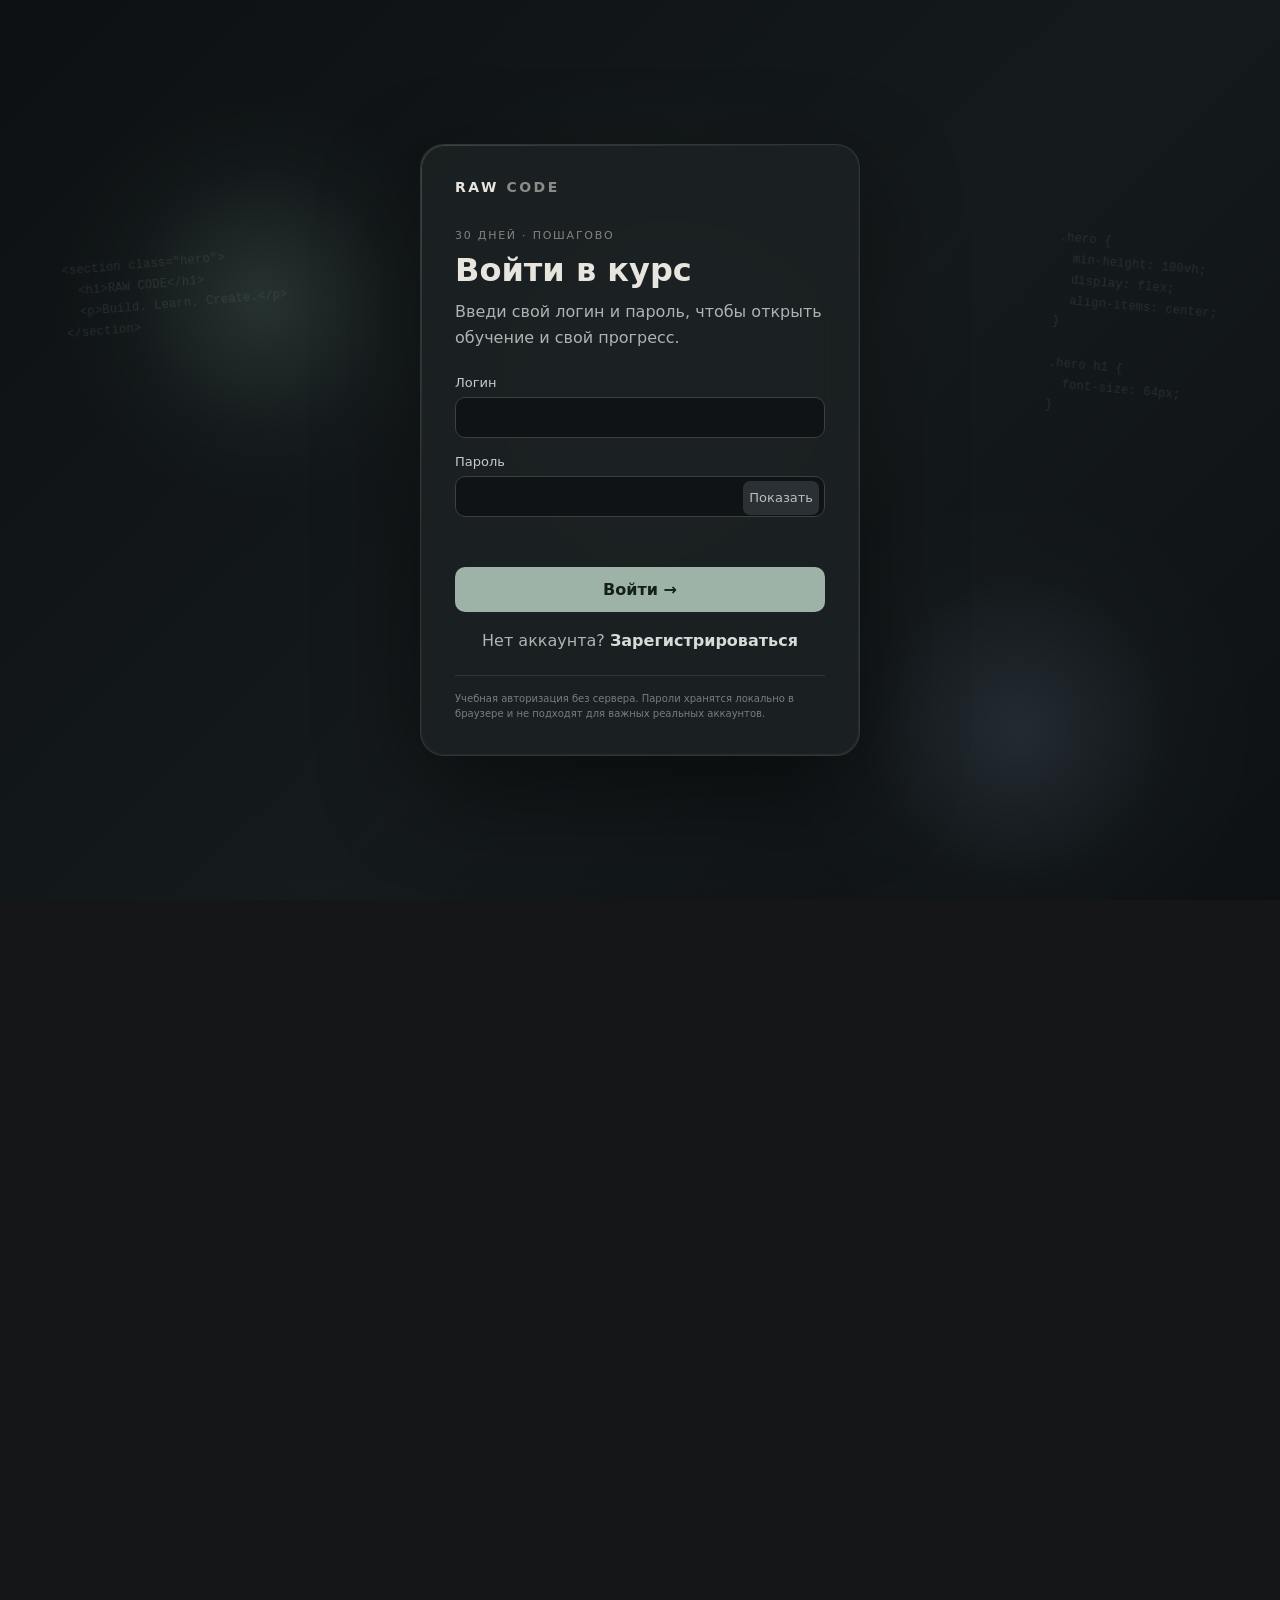
<file: index.html>
<!doctype html>
<html lang="ru">
<head>
<meta charset="UTF-8">
<meta name="viewport" content="width=device-width, initial-scale=1.0">
<title>RAW CODE — 30 дней · Microstep Manual</title>
<link rel="stylesheet" href="styles.css">
</head>
<body>
<div class="auth-screen" id="authScreen">
  <div class="auth-atmosphere" aria-hidden="true">
    <div class="auth-orb orb-one"></div><div class="auth-orb orb-two"></div>
    <div class="auth-grid"></div>
    <pre class="auth-code code-left">&lt;section class="hero"&gt;
  &lt;h1&gt;RAW CODE&lt;/h1&gt;
  &lt;p&gt;Build. Learn. Create.&lt;/p&gt;
&lt;/section&gt;</pre>
    <pre class="auth-code code-right">.hero {
  min-height: 100vh;
  display: flex;
  align-items: center;
}

.hero h1 {
  font-size: 64px;
}</pre>
  </div>
  <div class="auth-card">
    <div class="auth-brand">RAW <span>CODE</span></div>
    <div id="loginView">
      <div class="auth-kicker">30 ДНЕЙ · ПОШАГОВО</div>
      <h1>Войти в курс</h1>
      <p>Введи свой логин и пароль, чтобы открыть обучение и свой прогресс.</p>
      <form id="loginForm">
        <label>Логин<input id="loginUsername" autocomplete="username" required minlength="3"></label>
        <label>Пароль<div class="password-wrap"><input id="loginPassword" type="password" autocomplete="current-password" required><button type="button" data-toggle-password="loginPassword">Показать</button></div></label>
        <div class="auth-error" id="loginError"></div>
        <button class="auth-primary" type="submit">Войти →</button>
      </form>
      <button class="auth-link" id="showRegister">Нет аккаунта? <b>Зарегистрироваться</b></button>
    </div>
    <div id="registerView" hidden>
      <div class="auth-kicker">НОВЫЙ АККАУНТ</div>
      <h1>Регистрация</h1>
      <p>Придумай логин и пароль. Они будут сохранены в этом браузере.</p>
      <form id="registerForm">
        <label>Логин<input id="registerUsername" autocomplete="username" required minlength="3" maxlength="24"></label>
        <label>Пароль<div class="password-wrap"><input id="registerPassword" type="password" autocomplete="new-password" required minlength="6"><button type="button" data-toggle-password="registerPassword">Показать</button></div></label>
        <label>Повторить пароль<input id="registerPassword2" type="password" autocomplete="new-password" required minlength="6"></label>
        <div class="auth-error" id="registerError"></div>
        <button class="auth-primary" type="submit">Создать аккаунт →</button>
      </form>
      <button class="auth-link" id="showLogin">Уже есть аккаунт? <b>Войти</b></button>
    </div>
    <div class="auth-security">Учебная авторизация без сервера. Пароли хранятся локально в браузере и не подходят для важных реальных аккаунтов.</div>
  </div>
</div>
<div class="app" id="app">
<aside class="sidebar" id="sidebar">
  <div class="brand"><strong>RAW CODE</strong><span>30 ДНЕЙ · ПОШАГОВО</span></div>
  <div class="progress-card"><div class="progress-head"><b>Пройдено дней</b><strong id="progressText">0%</strong></div><div class="progress-bar"><i id="progressBar"></i></div><small id="progressSub">0 из 30 дней</small><div class="days-counter"><span id="completedDaysBig">0</span><span>/ 30 дней пройдено</span></div></div>
  <button class="continue-btn" id="continueBtn">▶ Продолжить</button>
  <div class="side-nav-label">Навигация</div><nav class="side-nav"><button data-scroll="roadmap">Путь курса</button><button data-scroll="days">Все 30 дней</button><button data-scroll="catalog">Каталог команд</button><button data-scroll="lab">Code Lab</button><a href="final-site/index.html" target="_blank" rel="noopener">Итоговый сайт ↗</a></nav><div class="nav-label">Уроки</div><nav id="dayNav"></nav>
</aside>
<main class="main">
<header class="topbar"><button class="icon-btn" id="menuBtn">☰</button><div class="top-brand"><b>RAW CODE</b><span>HTML → CSS → JavaScript</span></div><nav class="top-nav" aria-label="Навигация"><button data-scroll="roadmap">Путь</button><button data-scroll="days">30 дней</button><button data-scroll="catalog">Каталог</button><button data-scroll="lab">Code Lab</button><a href="final-site/index.html" target="_blank" rel="noopener">Итоговый сайт ↗</a></nav><div class="top-user"><span id="currentUser"></span><button class="ghost small" id="logoutBtn">Выйти</button><button class="ghost small" id="resetBtn">Сбросить</button></div></header>
<section class="hero"><div><span class="eyebrow">MICROSTEP MANUAL</span><h1>Не копируй.<br><em>Понимай и пиши.</em></h1><p>Каждый урок разбит на маленькие действия: <b>что открыть → что написать → что это значит → что изменится → как связать с предыдущим кодом → как проверить результат.</b></p><div class="hero-actions"><button class="primary" id="heroStart">Начать обучение →</button><button class="ghost" id="roadmapBtn">Показать путь</button></div></div><div class="hero-code"><div class="code-head"><span>index.html</span><span>CSS → JS</span></div><pre><span>&lt;section</span> <em>class="hero"</em><span>&gt;</span>
  <span>&lt;h1&gt;</span>RAW CODE<span>&lt;/h1&gt;</span>
<span>&lt;/section&gt;</span></pre><div class="code-caret">● Пишем → проверяем → объединяем</div></div><div class="hero-note"><b>Правило курса</b><span>1. Одна маленькая задача</span><span>2. Пишем руками</span><span>3. Сохраняем</span><span>4. Смотрим результат</span><span>5. Объединяем</span><span>6. Ищем ошибку</span></div></section>
<section class="section" id="roadmap"><div class="section-head"><span>ПУТЬ КУРСА</span><h2>Один сайт → 30 шагов</h2><p>Один проект проходит путь от пустого HTML до интерактивного сайта. Каждый день — одна понятная задача, маленький фрагмент кода и результат. День 30 — новый экзаменационный проект.</p></div><div class="course-principle"><div><b>Как учимся</b><span>Код → результат → связь → следующий код</span></div><div><b>Главное</b><span>Не копируем большой блок. Пишем маленькими частями и понимаем каждую.</span></div></div><div class="phase-grid" id="phaseGrid"></div><div class="roadmap-grid" id="roadmapGrid"></div></section>
<section class="section" id="days"><div class="section-head section-head-row"><div><span>МАТЕРИАЛЫ</span><h2>Все 30 дней</h2><p>Нажми любой день. Урок откроется на весь экран, а полный эталонный код будет только в самом конце.</p></div><button class="section-toggle" id="daysCollapse">Свернуть</button></div><div id="daysBody"><div class="day-grid" id="dayGrid"></div></div></section>
<section class="section" id="catalog"><div class="section-head"><span>СПРАВОЧНИК</span><h2>Каталог команд</h2><p>Не просто список: что означает команда, когда использовать, куда вставлять, короткий пример и типичная ошибка.</p></div><div class="catalog-tools"><button class="catalog-collapse" id="catalogCollapse">Свернуть каталог</button><input id="catalogSearch" type="search" placeholder="Например: h1, img, flex, grid, querySelector…"><div class="tabs"><button class="tab active" data-cat="HTML">HTML</button><button class="tab" data-cat="CSS">CSS</button><button class="tab" data-cat="JS">JavaScript</button></div></div><div id="catalogBody"><div id="catalogList" class="catalog-list"></div></div></section>
<section class="section" id="lab"><div class="section-head"><span>ПРАКТИКА</span><h2>Code Lab</h2><p>Можно собрать комбинацию из урока, увидеть результат и получить базовую диагностику. Это учебная площадка, а не замена VS Code.</p></div><div class="lab-tabs"><button class="lab-tab active" data-editor="html">HTML</button><button class="lab-tab" data-editor="css">CSS</button><button class="lab-tab" data-editor="js">JavaScript</button></div><div class="lab-grid"><div class="editors"><div class="editor-pane active" data-pane="html"><textarea id="labHtml" spellcheck="false"></textarea></div><div class="editor-pane" data-pane="css"><textarea id="labCss" spellcheck="false"></textarea></div><div class="editor-pane" data-pane="js"><textarea id="labJs" spellcheck="false"></textarea></div><div class="lab-actions"><button class="primary" id="runLab">▶ Запустить и проверить</button><button class="ghost" id="exampleLab">Загрузить пример</button><button class="ghost" id="clearLab">Очистить</button></div></div><div class="preview-box"><div class="preview-head"><b>Результат</b><span id="labStatus">Готово</span></div><iframe id="labPreview" title="Предпросмотр" sandbox="allow-scripts"></iframe><div id="labDiagnostics" class="diagnostics"><div class="empty">После запуска здесь появятся ошибки и способы исправления.</div></div></div></div></section>
<section class="section" id="resources"><div class="section-head"><span>ДОПОЛНИТЕЛЬНО</span><h2>Материалы для продолжения</h2></div><div class="resources-grid" id="resourcesGrid"></div></section>
<section class="final-site-card" id="finalSite"><div><span>ПОСЛЕ КУРСА</span><h2>Открой сайт, который ты научишься собирать</h2><p>Готовый пример проекта находится внутри этой папки. После прохождения 30 дней используй его как ориентир и сравнивай со своей собственной работой.</p></div><a class="primary final-site-btn" href="final-site/index.html" target="_blank" rel="noopener">Открыть итоговый сайт ↗</a></section>
<footer class="footer">RAW CODE · 30 дней → один настоящий сайт · <a href="#finalSite">Итоговый сайт</a></footer>
</main></div>
<div class="overlay" id="overlay"></div>
<section class="lesson-modal" id="lessonModal" aria-hidden="true">
  <div class="lesson-shell">
    <div class="lesson-top"><div><span id="lessonDay"></span><h2 id="lessonTitle"></h2><p id="lessonGoal"></p><div class="lesson-progress"><i id="lessonProgressBar"></i></div></div><button class="close" id="closeLesson">×</button></div>
    <div class="lesson-content" id="lessonContent"></div>
    <div class="lesson-bottom"><button class="ghost" id="prevDay">← Предыдущий</button><button class="primary" id="completeDay">Отметить ✓</button><button class="ghost" id="nextDay">Следующий →</button></div>
  </div>
</section>
<script src="auth.js"></script><script src="course-data.js"></script><script src="deep-guides.js"></script><script src="app.js"></script>
</body>
</html>
</file>
<file: styles.css>
*{box-sizing:border-box}html{scroll-behavior:smooth}body{margin:0;background:#080909;color:#f5f3ed;font-family:Inter,system-ui,-apple-system,"Segoe UI",sans-serif;overflow-x:hidden}button,input,textarea{font:inherit}button{cursor:pointer}.app{min-height:100vh}.sidebar{position:fixed;left:0;top:0;bottom:0;width:320px;padding:26px 20px;background:#0c0e0f;border-right:1px solid #292d31;overflow:auto;z-index:60}.brand{display:flex;flex-direction:column;gap:4px;margin-bottom:24px}.brand strong{font-size:20px}.brand span,.nav-label,.section-head>span,.eyebrow,.top-brand span{font-size:11px;letter-spacing:.15em;text-transform:uppercase;color:#81909a}.progress-card,.day-card,.catalog-item,.resource,.editors,.preview-box,.roadmap-item,.phase-card,.lesson-intro,.diag,.micro-step,.mini-result,.combine-box,.lesson-end{border:1px solid #292d31;background:#111315;border-radius:18px}.progress-card{padding:18px;margin-bottom:12px}.progress-head{display:flex;justify-content:space-between}.progress-head strong{color:#d7ff3f}.progress-bar{height:8px;background:#2a2e33;border-radius:99px;overflow:hidden;margin:13px 0 9px}.progress-bar i{display:block;height:100%;width:0;background:#d7ff3f}.progress-card small{color:#7e8990}.continue-btn,.primary,.ghost,.icon-btn,.tab,.lab-tab{min-height:46px;padding:0 15px;border-radius:13px;border:1px solid #292d31;background:#151719;color:#f5f3ed}.continue-btn{width:100%;font-weight:800;margin-bottom:20px}.primary{background:#d7ff3f;color:#090a0a;border-color:#d7ff3f;font-weight:800}.nav-label{margin-bottom:9px}#dayNav{display:flex;flex-direction:column;gap:4px}.day-link{display:grid;grid-template-columns:38px 1fr;gap:8px;border:0;background:transparent;color:#aab1b7;text-align:left;padding:9px;border-radius:10px}.day-link:hover,.day-link.active{background:#171a1c;color:#fff}.day-link.done .day-num{color:#d7ff3f}.day-num{color:#68737a}.day-link-title{font-size:13px;line-height:1.35}.main{margin-left:320px;min-width:0}.topbar{height:72px;position:sticky;top:0;z-index:40;display:flex;align-items:center;justify-content:space-between;padding:0 34px;background:rgba(8,9,9,.9);backdrop-filter:blur(14px);border-bottom:1px solid #292d31}.icon-btn{display:none}.top-brand{display:flex;gap:15px;align-items:center}.hero,.section,.footer{max-width:1220px;margin:auto;padding-left:34px;padding-right:34px}.hero{padding-top:76px;padding-bottom:65px;display:grid;grid-template-columns:minmax(0,1fr) 250px;gap:50px;align-items:end}.eyebrow{display:inline-block;margin-bottom:18px}.hero h1{font-size:clamp(52px,7vw,94px);line-height:.92;letter-spacing:-.055em;margin:0 0 25px}.hero h1 em{font-style:normal;color:#d7ff3f}.hero p{font-size:18px;line-height:1.65;color:#a6adb3;max-width:800px}.hero-actions{display:flex;gap:9px;flex-wrap:wrap}
.hero-code{margin-top:30px;max-width:650px;border:1px solid #2b3236;background:#0d1012;border-radius:16px;overflow:hidden;box-shadow:0 18px 50px rgba(0,0,0,.18)}
.code-head{display:flex;justify-content:space-between;padding:10px 14px;border-bottom:1px solid #242a2e;color:#77838a;font:11px Consolas,monospace;text-transform:uppercase;letter-spacing:.1em}
.hero-code pre{margin:0;padding:18px 20px;color:#d9dfe2;font:14px/1.7 Consolas,monospace}.hero-code pre span{color:#8d999f}.hero-code pre em{color:#d7ff3f;font-style:normal}.code-caret{padding:0 20px 15px;color:#8c989f;font-size:11px}
.days-counter{display:flex;align-items:baseline;gap:7px;margin-top:14px;padding-top:13px;border-top:1px solid #292d31}.days-counter span:first-child{font-size:30px;font-weight:900;color:#d7ff3f;line-height:1}.days-counter span:last-child{font-size:12px;color:#7e8990}
.hero-note{border-left:1px solid #3a4146;padding-left:20px;display:flex;flex-direction:column;gap:9px;color:#8f999f}.hero-note b{color:#fff}.section{padding-top:65px;padding-bottom:65px}.section-head{margin-bottom:24px}.section-head h2{font-size:clamp(32px,4vw,55px);letter-spacing:-.045em;margin:8px 0 10px}.section-head p{margin:0;color:#a2aab0;line-height:1.6}.phase-grid{display:grid;grid-template-columns:repeat(5,1fr);gap:9px;margin-bottom:16px}.phase-card{padding:18px;min-height:165px}.phase-card>b{color:#d7ff3f;font-size:12px;letter-spacing:.08em}.phase-card h3{font-size:17px;line-height:1.25;margin:13px 0 8px}.phase-card p{margin:0;color:#939da4;font-size:13px;line-height:1.55}.roadmap-grid{display:grid;grid-template-columns:repeat(5,1fr);gap:9px}.roadmap-item{text-align:left;padding:15px;min-height:100px;color:#fff}.roadmap-item strong{display:block;color:#6f7a81;font-size:12px;margin-bottom:15px}.roadmap-item b{font-size:14px;line-height:1.35}.day-grid{display:grid;grid-template-columns:repeat(3,1fr);gap:11px}.day-card{text-align:left;padding:19px;color:#fff;transition:.18s}.day-card:hover{border-color:#4b545b;transform:translateY(-2px)}.day-card-top{display:flex;justify-content:space-between;margin-bottom:24px}.day-card-num{color:#727d84;font-size:12px}.day-card-status{font-size:12px;color:#d7ff3f}.day-card h3{font-size:18px;margin:0 0 8px}.day-card p{margin:0;color:#9da6ac;line-height:1.55;font-size:14px}.day-card small{display:block;color:#737d87;margin-top:10px}.catalog-tools{display:flex;gap:10px;margin-bottom:16px;align-items:stretch;flex-wrap:wrap}.catalog-tools input{flex:1;min-width:260px;min-height:48px;background:#111315;color:#fff;border:1px solid #292d31;border-radius:13px;padding:0 14px;outline:0}.tabs,.lab-tabs{display:flex;gap:7px;overflow:auto}.tab.active{background:#d7ff3f;color:#090a0a;border-color:#d7ff3f;font-weight:800}.catalog-collapse{border:1px solid #30353a;background:#15181d;color:#fff;border-radius:10px;padding:11px 14px}.catalog-list{display:grid;grid-template-columns:repeat(2,1fr);gap:9px}.catalog-item{display:grid;grid-template-columns:minmax(180px,.55fr) 1.45fr;gap:18px;padding:17px}.catalog-command code{display:inline-block;color:#d7ff3f;background:#1b1e21;border:1px solid #30353a;border-radius:7px;padding:5px 8px;white-space:pre-wrap;line-height:1.5}.catalog-item p{color:#9da6ac;font-size:14px;line-height:1.5;margin:7px 0}.catalog-example{border:1px solid #292d31;background:#0b0c0d;border-radius:10px;padding:10px;margin:10px 0}.catalog-example pre{margin:7px 0 0;white-space:pre-wrap;overflow:auto;color:#d7ff3f;font:13px/1.55 Consolas,monospace}.lab-grid{display:grid;grid-template-columns:1fr 1fr;gap:11px}.editors,.preview-box{overflow:hidden}.editor-pane{display:none;height:420px}.editor-pane.active{display:block}.editor-pane textarea{width:100%;height:100%;resize:none;border:0;outline:0;background:#0b0c0d;color:#e7e9e8;padding:18px;font:14px/1.6 Consolas,monospace}.lab-actions{display:flex;gap:8px;flex-wrap:wrap;padding:11px;border-top:1px solid #292d31}.preview-head{height:48px;padding:0 14px;display:flex;align-items:center;justify-content:space-between;border-bottom:1px solid #292d31}.preview-head span{color:#89949b;font-size:12px}#labPreview{display:block;width:100%;height:300px;background:#fff;border:0}.diagnostics{padding:12px;max-height:240px;overflow:auto;border-top:1px solid #292d31}.empty{color:#7e898f;font-size:13px;line-height:1.5}.diag{padding:12px;margin-bottom:8px}.diag.error{border-color:#663838}.diag.warn{border-color:#655a32}.diag-title{font-weight:800}.diag-text{color:#a6adb3;font-size:13px;line-height:1.5;margin-top:5px}.resources-grid{display:grid;grid-template-columns:repeat(2,1fr);gap:9px}.resource{display:block;text-decoration:none;padding:17px}.resource b{display:block;margin-bottom:6px;color:#fff}.resource span{color:#9da6ac;font-size:14px;line-height:1.5}.footer{padding-top:40px;padding-bottom:80px;color:#68737a;font-size:13px}.overlay{display:none;position:fixed;inset:0;background:rgba(0,0,0,.72);z-index:70}.overlay.show{display:block}.lesson-modal{display:none;position:fixed;inset:0;z-index:80;background:rgba(5,6,6,.98)}.lesson-modal.open{display:block}.lesson-shell{height:100%;max-width:1220px;margin:auto;background:#0c0e0f;display:flex;flex-direction:column}.lesson-top{padding:24px 32px;border-bottom:1px solid #292d31;display:flex;justify-content:space-between;gap:20px;flex:0 0 auto}.lesson-top>div{min-width:0;flex:1}.lesson-top span{color:#7f8a91;font-size:12px;letter-spacing:.12em;text-transform:uppercase}.lesson-top h2{font-size:clamp(28px,4vw,48px);letter-spacing:-.045em;margin:6px 0}.lesson-top p{color:#a2aab0;margin:0;line-height:1.5}.lesson-progress{height:5px;background:#24282d;border-radius:99px;margin-top:14px;overflow:hidden}.lesson-progress i{display:block;width:0;height:100%;background:#d7ff3f}.close{width:48px;height:48px;flex:0 0 auto;border:1px solid #292d31;background:#111315;color:#fff;border-radius:13px;font-size:28px}.lesson-content{padding:30px 32px 100px;overflow:auto}.lesson-intro{padding:20px;margin-bottom:28px}.lesson-badge,.block-kicker{color:#d7ff3f;font-size:11px;letter-spacing:.13em;text-transform:uppercase;font-weight:800}.lesson-intro h3{font-size:25px;margin:7px 0}.lesson-intro p,.lesson-block p,.lesson-block li{color:#aeb6be;line-height:1.7}.intro-grid{display:grid;grid-template-columns:repeat(3,1fr);gap:9px;margin-top:17px}.intro-grid>div{background:#0b0d0e;border:1px solid #292d31;border-radius:12px;padding:12px}.intro-grid b,.intro-grid span{display:block}.intro-grid b{font-size:11px;color:#7e8a91;text-transform:uppercase;letter-spacing:.08em;margin-bottom:5px}.intro-grid span{color:#fff;font-size:14px}.teacher-callout,.teacher-note,.connect-card,.result-card{border:1px solid #39454d;background:#111416;border-radius:15px;padding:15px;color:#aeb6be;line-height:1.65}.teacher-callout{border-color:#5a692e;margin-top:14px}.teacher-callout b{color:#d7ff3f}.lesson-block{margin-bottom:34px}.lesson-block h3{font-size:25px;margin:8px 0 12px}.lesson-block h4{font-size:18px;margin-top:22px}.open-grid{display:grid;grid-template-columns:1fr 1fr;gap:10px}.open-grid>div{border:1px solid #292d31;border-radius:14px;background:#101315;padding:16px}.open-grid b{color:#fff}.open-grid ul{margin-bottom:0}.teacher-note{margin-top:12px}.teacher-flow{display:grid;gap:8px}.teacher-step{display:grid;grid-template-columns:30px 1fr;gap:10px;align-items:start;padding:10px 0;border-bottom:1px solid #24282d;color:#aeb6be;line-height:1.55}.teacher-step b{width:27px;height:27px;border-radius:50%;display:grid;place-items:center;background:#d7ff3f;color:#111;font-size:11px}.micro-list{display:grid;gap:12px}.micro-step{padding:17px;background:#101315}.micro-head{display:flex;justify-content:space-between;gap:10px;align-items:center;margin-bottom:10px}.micro-head span{font-size:11px;color:#727e86;letter-spacing:.1em}.micro-head b{font-size:11px;color:#d7ff3f;text-transform:uppercase;letter-spacing:.08em}.micro-step h4{font-size:18px;line-height:1.45;margin:0 0 14px;color:#fff}.step-meta{display:grid;grid-template-columns:.7fr 1.3fr;gap:9px}.step-meta>div,.step-explain>div{border:1px solid #292d31;background:#0b0d0e;border-radius:11px;padding:12px}.step-meta b,.step-explain b{display:block;color:#7f8b92;font-size:11px;text-transform:uppercase;letter-spacing:.07em;margin-bottom:7px}.step-meta span,.step-explain p{color:#b5bdc2;font-size:13px;line-height:1.55;margin:0}.step-meta code{display:block;color:#d7ff3f;white-space:pre-wrap;overflow:auto;font:13px/1.55 Consolas,monospace}.step-explain{display:grid;grid-template-columns:1fr 1fr;gap:9px;margin-top:9px}.connection-diagram{display:grid;grid-template-columns:1fr auto 1fr auto 1fr;gap:9px;align-items:center;margin:16px 0}.connection-diagram div{border:1px solid #30353a;background:#111416;border-radius:14px;padding:15px;text-align:center}.connection-diagram b{display:block;color:#d7ff3f;margin-bottom:5px}.connection-diagram span{display:block;color:#a2abb1;font-size:13px;line-height:1.4}.connection-diagram i{color:#6f7a81;font-size:22px;font-style:normal}.chain-list{display:grid;gap:7px}.chain-row{display:grid;grid-template-columns:28px 70px 1fr;gap:9px;align-items:start;padding:10px 0;border-bottom:1px solid #24282d}.chain-row>span{width:25px;height:25px;display:grid;place-items:center;border-radius:50%;background:#1d2125;color:#d7ff3f;font-size:11px}.chain-row>b{font-size:11px;color:#fff;text-transform:uppercase;padding-top:5px}.chain-row code{color:#d5dbde;font:12px/1.5 Consolas,monospace;white-space:pre-wrap}.chain-row p{grid-column:3;margin:0!important;font-size:12px!important;color:#7f8a91!important}.combine-box{padding:17px;display:flex;justify-content:space-between;gap:20px;align-items:center}.combine-box ul{margin:8px 0 0}.mini-result{overflow:hidden;margin-top:12px}.mini-result-head{padding:12px 14px;display:flex;justify-content:space-between;border-bottom:1px solid #292d31}.mini-result-head span{color:#7f8a91;font-size:12px}.mini-result iframe{display:block;width:100%;height:330px;background:#fff;border:0}.result-card{border-color:#52672c}.result-card ul{margin-bottom:0}.challenge{padding:18px;border:1px solid #53621f;background:#171c0d;border-radius:16px}.challenge b{color:#d7ff3f}.lesson-end{padding:18px;border-color:#52672c;background:#11170c}.lesson-end b{color:#d7ff3f}.lesson-end p{margin:6px 0 0;color:#9ca6ad;line-height:1.6}.code-reveal{border:1px solid #30353a;border-radius:13px;background:#0b0c0d;padding:12px}.code-reveal summary{cursor:pointer;color:#d7ff3f;font-weight:800}.code-reveal pre{white-space:pre-wrap;overflow:auto;color:#e8ebed;font:13px/1.6 Consolas,monospace;margin:14px 0 0}.lesson-bottom{display:flex;gap:9px;padding:12px 18px;border-top:1px solid #292d31;background:#0c0e0f;flex:0 0 auto}.lesson-bottom button{flex:1}.lesson-bottom .primary{flex:1.2}.fatal{padding:20px;background:#411;color:#fff}
@media(max-width:1100px){.phase-grid,.roadmap-grid{grid-template-columns:repeat(3,1fr)}.day-grid{grid-template-columns:repeat(2,1fr)}}
@media(max-width:760px){.sidebar{transform:translateX(-105%);transition:transform .25s;width:min(88vw,340px)}.sidebar.open{transform:translateX(0)}.main{margin-left:0}.topbar{padding:0 14px;height:64px}.icon-btn{display:block}.top-brand span{display:none}.hero,.section,.footer{padding-left:18px;padding-right:18px}.hero{padding-top:52px;grid-template-columns:1fr;gap:28px}.hero p{font-size:16px}
.hero-code{margin-top:30px;max-width:650px;border:1px solid #2b3236;background:#0d1012;border-radius:16px;overflow:hidden;box-shadow:0 18px 50px rgba(0,0,0,.18)}
.code-head{display:flex;justify-content:space-between;padding:10px 14px;border-bottom:1px solid #242a2e;color:#77838a;font:11px Consolas,monospace;text-transform:uppercase;letter-spacing:.1em}
.hero-code pre{margin:0;padding:18px 20px;color:#d9dfe2;font:14px/1.7 Consolas,monospace}.hero-code pre span{color:#8d999f}.hero-code pre em{color:#d7ff3f;font-style:normal}.code-caret{padding:0 20px 15px;color:#8c989f;font-size:11px}
.days-counter{display:flex;align-items:baseline;gap:7px;margin-top:14px;padding-top:13px;border-top:1px solid #292d31}.days-counter span:first-child{font-size:30px;font-weight:900;color:#d7ff3f;line-height:1}.days-counter span:last-child{font-size:12px;color:#7e8990}
.hero-note{border-left:0;border-top:1px solid #292d31;padding:17px 0 0}.phase-grid,.roadmap-grid,.day-grid,.catalog-list,.resources-grid,.lab-grid{grid-template-columns:1fr}.catalog-tools{display:grid;grid-template-columns:1fr}.catalog-tools input{min-width:0}.tabs{width:100%}.tab{flex:0 0 auto}.catalog-item{grid-template-columns:1fr}.lesson-top{padding:18px}.lesson-content{padding:20px 18px 100px}.lesson-bottom{position:sticky;bottom:0;padding:9px 10px}.lesson-bottom button{min-width:0;padding:0 8px;font-size:12px}.intro-grid,.open-grid,.step-meta,.step-explain{grid-template-columns:1fr}.connection-diagram{grid-template-columns:1fr}.connection-diagram i{transform:rotate(90deg);justify-self:center}.chain-row{grid-template-columns:28px 70px 1fr}.chain-row p{grid-column:3}.combine-box{flex-direction:column;align-items:stretch}.micro-step h4{font-size:17px}.mini-result iframe{height:280px}.editor-pane{height:320px}#labPreview{height:260px}}
@media(max-width:420px){.hero-actions{display:grid;grid-template-columns:1fr}.hero-actions button{width:100%}.hero h1{font-size:clamp(42px,13vw,62px)}.lesson-bottom{gap:5px}.lesson-bottom button{font-size:11px}}

/* v6 — calm interface + strict action order */
:root{--bg:#f5f6f8;--panel:#ffffff;--panel2:#f0f2f5;--line:#dfe3e8;--text:#1d2329;--muted:#66717c;--accent:#2563eb;--accentSoft:#eaf1ff;--code:#10151b}
body{background:var(--bg);color:var(--text);font-family:Inter,system-ui,-apple-system,"Segoe UI",sans-serif}
.sidebar{background:#fff;border-right:1px solid var(--line);color:var(--text)}
.brand strong,.top-brand b{color:#111827}.brand span,.nav-label,.section-head>span,.eyebrow,.top-brand span{color:#78838e}
.progress-card,.day-card,.catalog-item,.resource,.editors,.preview-box,.roadmap-item,.phase-card{background:#fff;border-color:var(--line);box-shadow:none}
.progress-bar{background:#e5e7eb}.progress-bar i,.lesson-progress i{background:var(--accent)}
.progress-card small,.day-card p,.section-head p,.hero p,.hero-note,.catalog-item p,.resource span{color:var(--muted)}
.continue-btn,.ghost,.icon-btn,.tab,.lab-tab{background:#fff;color:var(--text);border-color:var(--line)}
.primary{background:var(--accent);border-color:var(--accent);color:#fff}
.day-link{color:#68737e}.day-link:hover,.day-link.active{background:#f0f3f7;color:#111827}.day-link.done .day-num{color:var(--accent)}
.main{background:var(--bg)}.topbar{background:rgba(245,246,248,.94);border-bottom-color:var(--line)}
.hero{padding-top:65px;padding-bottom:55px;grid-template-columns:minmax(0,1fr) 210px}.hero h1{color:#111827}.hero h1 em{color:var(--accent)}
.hero-code{margin-top:30px;max-width:650px;border:1px solid #2b3236;background:#0d1012;border-radius:16px;overflow:hidden;box-shadow:0 18px 50px rgba(0,0,0,.18)}
.code-head{display:flex;justify-content:space-between;padding:10px 14px;border-bottom:1px solid #242a2e;color:#77838a;font:11px Consolas,monospace;text-transform:uppercase;letter-spacing:.1em}
.hero-code pre{margin:0;padding:18px 20px;color:#d9dfe2;font:14px/1.7 Consolas,monospace}.hero-code pre span{color:#8d999f}.hero-code pre em{color:#d7ff3f;font-style:normal}.code-caret{padding:0 20px 15px;color:#8c989f;font-size:11px}
.days-counter{display:flex;align-items:baseline;gap:7px;margin-top:14px;padding-top:13px;border-top:1px solid #292d31}.days-counter span:first-child{font-size:30px;font-weight:900;color:#d7ff3f;line-height:1}.days-counter span:last-child{font-size:12px;color:#7e8990}
.hero-note{border-left-color:var(--line)}
.phase-card,.roadmap-item,.day-card{border-radius:12px}.phase-card>b,.roadmap-item strong{color:#72808c}.day-card-status{color:var(--accent)}
.catalog-tools input{background:#fff;color:var(--text);border-color:var(--line)}.tab.active{background:var(--accent);color:#fff;border-color:var(--accent)}
.catalog-item{grid-template-columns:180px 1fr}.catalog-command code{color:#1d4ed8;background:#eff6ff;border-color:#dbeafe}.catalog-example{background:#11151a;border-color:#20262d}.catalog-example pre{color:#dbeafe}
.editors,.preview-box{border-radius:12px}.editor-pane textarea{background:#10151b}.resources-grid{grid-template-columns:1fr}

/* lesson is intentionally sparse: order first, explanation second */
.lesson-modal{background:rgba(245,246,248,.98);color:var(--text)}
.lesson-shell{max-width:1180px;background:#f5f6f8}
.lesson-top{background:#fff;border-bottom-color:var(--line);padding:20px 28px}.lesson-top h2{color:#111827}.lesson-top p{color:var(--muted)}.lesson-top span{color:#71808d}.close{background:#fff;color:#111827;border-color:var(--line)}
.lesson-content{padding:22px 28px 110px}.lesson-block,.lesson-compact-head{background:#fff;border:1px solid var(--line);border-radius:12px;box-shadow:none}.lesson-block{padding:22px;margin-bottom:14px}.lesson-compact-head{display:grid;grid-template-columns:1fr 1fr;gap:12px;padding:14px;margin-bottom:14px}.lesson-target,.lesson-rule{display:flex;gap:12px;align-items:flex-start;padding:12px;background:#f8fafc;border-radius:9px}.lesson-target b,.lesson-rule b,.block-kicker,.step-counter,.action-box>b,.do-now>b{color:var(--accent);font-size:11px;letter-spacing:.08em}.lesson-target span,.lesson-rule span{font-size:14px;line-height:1.45;color:#4b5563}.lesson-block h3{margin:5px 0 14px;color:#111827}.order-list{display:grid;gap:6px}.order-item{width:100%;display:grid;grid-template-columns:34px 1fr;gap:10px;text-align:left;padding:11px 12px;border:1px solid transparent;background:#f8fafc;color:#4b5563;border-radius:9px}.order-item b{width:28px;height:28px;display:grid;place-items:center;background:#e9edf2;border-radius:7px;color:#5b6570}.order-item span{line-height:1.35;font-size:14px}.order-item strong{display:inline-block;margin-right:8px;color:#6b7280;font-size:11px;text-transform:uppercase;letter-spacing:.06em}.order-item.active{border-color:#bcd0ff;background:var(--accentSoft);color:#111827}.order-item.active b{background:var(--accent);color:#fff}.order-item.active strong{color:var(--accent)}
.current-step-block{padding:24px}.step-counter{margin-bottom:8px}.action-title{margin-bottom:14px}.action-type{display:inline-block;padding:4px 7px;border-radius:6px;background:#eef2f7;color:#596572;font-size:11px;font-weight:800}.action-title h3{font-size:25px;line-height:1.2;margin:9px 0 0}.action-grid{display:grid;grid-template-columns:1fr 1.35fr;gap:8px}.action-box{min-height:92px;padding:13px;background:#f8fafc;border:1px solid #e8ebef;border-radius:9px}.action-box p{margin:6px 0 0;color:#4b5563;line-height:1.45;font-size:14px}.action-box pre{margin:7px 0 0;padding:10px;background:var(--code);color:#e5e7eb;border-radius:7px;overflow:auto;font:13px/1.5 Consolas,monospace;white-space:pre-wrap}.do-now{display:flex;gap:12px;align-items:flex-start;margin-top:10px;padding:12px;background:#eef5ff;border:1px solid #d7e6ff;border-radius:9px}.do-now span{font-size:14px;line-height:1.45;color:#344154}.step-nav{display:flex;justify-content:space-between;margin-top:16px;padding-top:14px;border-top:1px solid #edf0f3}.step-nav button:disabled{opacity:.45;cursor:not-allowed}
.result-block p,.combine-block>p,.challenge p,.muted{color:#59636e;line-height:1.5}.result-list,.check-list{margin:10px 0 0;padding-left:20px;color:#4b5563;line-height:1.65}.chain-simple{display:grid;grid-template-columns:1fr 30px 1fr 30px 1fr;gap:8px;align-items:stretch;margin:10px 0}.chain-simple div{padding:12px;background:#f8fafc;border:1px solid #e7ebef;border-radius:9px}.chain-simple b{display:block;color:#111827}.chain-simple span{display:block;color:#68737e;font-size:12px;margin-top:4px}.chain-simple i{display:grid;place-items:center;color:#94a3b8;font-style:normal}.mini-result{margin-top:12px;border:1px solid var(--line);border-radius:9px;overflow:hidden;background:#fff}.mini-result iframe{display:block;width:100%;height:260px;border:0;background:#fff}.combine-actions{margin:10px 0}.challenge{padding:13px;background:#f8fafc;border:1px solid #e7ebef;border-radius:9px}.code-reveal{border:1px solid var(--line);border-radius:9px;overflow:hidden}.code-reveal summary{padding:12px 14px;background:#f8fafc;cursor:pointer;font-weight:700}.code-reveal pre{margin:0;padding:16px;background:#10151b;color:#e5e7eb;overflow:auto;font:13px/1.55 Consolas,monospace}.lesson-bottom{background:#fff;border-top:1px solid var(--line);padding:12px 28px}
@media(max-width:900px){.sidebar{width:280px}.main{margin-left:0}.icon-btn{display:block}.hero,.section{padding-left:20px;padding-right:20px}.hero{grid-template-columns:1fr}
.hero-code{margin-top:30px;max-width:650px;border:1px solid #2b3236;background:#0d1012;border-radius:16px;overflow:hidden;box-shadow:0 18px 50px rgba(0,0,0,.18)}
.code-head{display:flex;justify-content:space-between;padding:10px 14px;border-bottom:1px solid #242a2e;color:#77838a;font:11px Consolas,monospace;text-transform:uppercase;letter-spacing:.1em}
.hero-code pre{margin:0;padding:18px 20px;color:#d9dfe2;font:14px/1.7 Consolas,monospace}.hero-code pre span{color:#8d999f}.hero-code pre em{color:#d7ff3f;font-style:normal}.code-caret{padding:0 20px 15px;color:#8c989f;font-size:11px}
.days-counter{display:flex;align-items:baseline;gap:7px;margin-top:14px;padding-top:13px;border-top:1px solid #292d31}.days-counter span:first-child{font-size:30px;font-weight:900;color:#d7ff3f;line-height:1}.days-counter span:last-child{font-size:12px;color:#7e8990}
.hero-note{display:none}.phase-grid,.roadmap-grid{grid-template-columns:1fr 1fr}.day-grid,.catalog-list,.lab-grid{grid-template-columns:1fr}.lesson-compact-head{grid-template-columns:1fr}.action-grid{grid-template-columns:1fr}.chain-simple{grid-template-columns:1fr}.chain-simple i{transform:rotate(90deg);height:18px}.lesson-top{padding:16px 18px}.lesson-content{padding:14px 18px 100px}.lesson-block{padding:16px}.lesson-bottom{padding:10px 18px}}
@media(max-width:560px){.hero h1{font-size:44px}.phase-grid,.roadmap-grid{grid-template-columns:1fr}.topbar{padding:0 16px}.lesson-bottom{display:grid;grid-template-columns:1fr 1fr;gap:6px}.lesson-bottom #completeDay{grid-column:1/-1;grid-row:1}.lesson-bottom #prevDay{grid-row:2}.lesson-bottom #nextDay{grid-row:2}.step-nav{gap:7px}.step-nav button{flex:1}.order-item{grid-template-columns:28px 1fr}.action-title h3{font-size:21px}}

/* v7 — мягкая тёмная тема, меньше визуального шума */
:root{
  --bg:#141618;
  --panel:#1b1e21;
  --panel2:#202428;
  --line:#2b3035;
  --lineSoft:#252a2f;
  --text:#ddd9d1;
  --muted:#969da2;
  --accent:#8fb0a9;
  --accentSoft:#24312f;
  --code:#101315;
}
html{background:var(--bg)}
body{background:var(--bg);color:var(--text)}
.sidebar{background:#17191b;border-right-color:var(--line)}
.brand strong,.top-brand b{color:#e6e2da}
.brand span,.nav-label,.section-head>span,.eyebrow,.top-brand span{color:#858d92}
.progress-card,.day-card,.catalog-item,.resource,.editors,.preview-box,.roadmap-item,.phase-card{background:var(--panel);border-color:var(--line)}
.progress-card{box-shadow:0 8px 30px rgba(0,0,0,.08)}
.progress-bar{background:#292e32}.progress-bar i,.lesson-progress i{background:var(--accent)}
.progress-card small,.day-card p,.section-head p,.hero p,.hero-note,.catalog-item p,.resource span{color:var(--muted)}
.continue-btn,.ghost,.icon-btn,.tab,.lab-tab{background:#1b1e21;color:var(--text);border-color:var(--line)}
.continue-btn:hover,.ghost:hover,.tab:hover,.lab-tab:hover{background:#22262a}
.primary{background:var(--accent);border-color:var(--accent);color:#17201e}
.day-link{color:#a0a7ab}.day-link:hover,.day-link.active{background:#202428;color:#e9e6df}.day-link.done .day-num{color:var(--accent)}
.main{background:var(--bg)}
.topbar{background:rgba(20,22,24,.94);border-bottom-color:var(--line)}
.hero h1{color:#e6e2da}.hero h1 em{color:var(--accent)}
.hero-code{margin-top:30px;max-width:650px;border:1px solid #2b3236;background:#0d1012;border-radius:16px;overflow:hidden;box-shadow:0 18px 50px rgba(0,0,0,.18)}
.code-head{display:flex;justify-content:space-between;padding:10px 14px;border-bottom:1px solid #242a2e;color:#77838a;font:11px Consolas,monospace;text-transform:uppercase;letter-spacing:.1em}
.hero-code pre{margin:0;padding:18px 20px;color:#d9dfe2;font:14px/1.7 Consolas,monospace}.hero-code pre span{color:#8d999f}.hero-code pre em{color:#d7ff3f;font-style:normal}.code-caret{padding:0 20px 15px;color:#8c989f;font-size:11px}
.days-counter{display:flex;align-items:baseline;gap:7px;margin-top:14px;padding-top:13px;border-top:1px solid #292d31}.days-counter span:first-child{font-size:30px;font-weight:900;color:#d7ff3f;line-height:1}.days-counter span:last-child{font-size:12px;color:#7e8990}
.hero-note{border-left-color:var(--line)}
.phase-card>b,.roadmap-item strong{color:#858e93}.day-card-status{color:var(--accent)}
.catalog-tools input{background:#1b1e21;color:var(--text);border-color:var(--line)}
.catalog-tools input::placeholder{color:#727b80}.tab.active{background:var(--accent);color:#17201e;border-color:var(--accent)}
.catalog-collapse{background:#1b1e21;color:var(--text);border-color:var(--line)}
.catalog-command code{color:#a9c7c0;background:#24302e;border-color:#354642}
.catalog-example{background:#101315;border-color:#282e33}.catalog-example pre{color:#d5ddd9}
.editor-pane textarea{background:#101315;color:#d9ddda}.preview-box #labPreview{background:#fff}

.lesson-modal{background:rgba(20,22,24,.98);color:var(--text)}
.lesson-shell{background:#141618}
.lesson-top{background:#181a1c;border-bottom-color:var(--line)}
.lesson-top h2{color:#e5e1da}.lesson-top p{color:var(--muted)}.lesson-top span{color:#858e93}
.close{background:#1b1e21;color:#ddd9d1;border-color:var(--line)}
.lesson-content{background:#141618}
.lesson-compact-head,.lesson-block{background:var(--panel);border-color:var(--line)}
.lesson-target,.lesson-rule,.order-item,.action-box,.challenge{background:#202428;border-color:#2b3035}
.lesson-target span,.lesson-rule span,.action-box p,.result-block p,.combine-block>p,.challenge p,.muted,.lesson-block p,.lesson-block li{color:#a0a7ab}
.lesson-target b,.lesson-rule b,.block-kicker,.step-counter,.action-box>b,.do-now>b{color:var(--accent)}
.order-item{color:#9da4a8}.order-item b{background:#292e33;color:#aab1b5}.order-item.active{border-color:#4b615c;background:#24312f;color:#e6e2da}.order-item.active b{background:var(--accent);color:#17201e}.order-item.active strong{color:#a9c3bd}
.action-type{background:#293034;color:#aeb6b7}.action-title h3,.lesson-block h3{color:#e4e0d8}
.action-box{border-color:#2b3035}.action-box pre,.code-reveal pre{background:#101315;color:#d7dfdc}
.do-now{background:#202d2b;border-color:#334a45}.do-now span{color:#b5bfbe}
.step-nav{border-top-color:var(--line)}
.chain-simple div{background:#202428;border-color:#2b3035}.chain-simple b{color:#dedbd4}.chain-simple span{color:#858e93}.chain-simple i{color:#77827f}
.mini-result{background:#17191b;border-color:var(--line)}
.lesson-end{background:#1b2421;border-color:#41534f}.code-reveal{border-color:var(--line)}.code-reveal summary{background:#202428;color:#a9c2bd}
.lesson-bottom{background:#181a1c;border-top-color:var(--line)}

/* Choice blocks: один вопрос — два понятных пути */
.choice-block>p{max-width:760px;margin-top:-5px}
.choice-grid{display:grid;grid-template-columns:repeat(2,minmax(0,1fr));gap:10px;margin-top:14px}
.choice-card{appearance:none;text-align:left;padding:16px;border:1px solid var(--line);border-radius:12px;background:#202428;color:var(--text);cursor:pointer;transition:border-color .15s,background .15s,transform .15s}
.choice-card:hover{border-color:#46504f;background:#23282c;transform:translateY(-1px)}
.choice-card.selected{border-color:#55706a;background:#25322f;box-shadow:inset 3px 0 0 var(--accent)}
.choice-card>span{display:block;font-size:10px;letter-spacing:.1em;color:#80898e;margin-bottom:7px}
.choice-card>strong{display:block;font-size:17px;margin-bottom:5px;color:#e2ded7}
.choice-card>em{display:block;font-style:normal;color:#969fa3;font-size:13px;line-height:1.45;margin-bottom:11px}
.choice-card>code{display:block;padding:10px;border-radius:8px;background:#101315;color:#c7d5d1;font:12px/1.5 Consolas,monospace;white-space:pre-wrap;overflow:auto}
.choice-card>small{display:block;color:#80898e;line-height:1.4;margin-top:9px}
.choice-result{margin-top:10px;padding:11px 13px;border:1px solid #34443f;border-radius:9px;background:#1b2422;color:#aabbb7;font-size:13px;line-height:1.45}
@media(max-width:760px){.choice-grid{grid-template-columns:1fr}}

/* v8 navigation + collapsible sections */
.section-head-row{display:flex;justify-content:space-between;align-items:flex-end;gap:20px}
.section-toggle{flex:0 0 auto;min-height:42px;padding:0 14px;border:1px solid var(--line);background:var(--panel);color:var(--text);border-radius:10px;font-weight:700}
.section-toggle:hover{border-color:#50605c}
.top-nav{display:flex;align-items:center;gap:4px;margin-left:auto;margin-right:12px;overflow:auto;white-space:nowrap}
.top-nav button,.top-nav a{border:0;background:transparent;color:var(--muted);padding:8px 9px;border-radius:8px;text-decoration:none;font-size:12px;font-weight:700}
.top-nav button:hover,.top-nav a:hover{background:var(--panel);color:var(--text)}
.side-nav-label{font-size:10px;letter-spacing:.14em;text-transform:uppercase;color:var(--muted);margin:4px 0 7px}
.side-nav{display:grid;gap:3px;margin-bottom:18px}
.side-nav button,.side-nav a{display:block;width:100%;border:0;background:transparent;color:var(--muted);text-align:left;text-decoration:none;padding:8px 9px;border-radius:8px;font-size:12px;font-weight:650}
.side-nav button:hover,.side-nav a:hover{background:var(--panel);color:var(--text)}
.final-site-card{max-width:1220px;margin:0 auto;padding:34px;display:flex;align-items:center;justify-content:space-between;gap:30px;border-top:1px solid var(--line);border-bottom:1px solid var(--line);background:#171a1b}
.final-site-card>div{max-width:760px}.final-site-card>div>span{font-size:10px;letter-spacing:.15em;color:var(--muted)}
.final-site-card h2{font-size:clamp(28px,4vw,48px);letter-spacing:-.04em;margin:8px 0}.final-site-card p{color:var(--muted);line-height:1.6;margin:0}.final-site-btn{white-space:nowrap;text-decoration:none;display:inline-flex;align-items:center;justify-content:center}
.footer a{color:#a9c2bd;text-decoration:none}.footer a:hover{text-decoration:underline}
@media(max-width:1100px){.top-nav{display:none}}
@media(max-width:760px){.section-head-row{align-items:flex-start}.final-site-card{margin:0;padding:28px 18px;flex-direction:column;align-items:flex-start}.final-site-btn{width:100%}}
/* v9: deeper lesson guide, still calm and compact */
.deep-block{background:#171a19;border:1px solid #2a302d}
.deep-lead{max-width:850px;color:#d3d7d1;font-size:16px;line-height:1.7;margin:0 0 22px}
.file-map{display:grid;grid-template-columns:repeat(3,1fr);gap:10px;margin:18px 0 26px}
.file-map-item{display:grid;grid-template-columns:auto 1fr;gap:12px;padding:15px;background:#111412;border:1px solid #292f2c;border-radius:10px}
.file-map-item code{height:max-content;padding:5px 7px;border-radius:6px;background:#202622;color:#c8d5cc;font-size:12px}
.file-map-item b{font-size:14px}.file-map-item p,.deep-columns p,.deep-note p{margin:6px 0 0;color:#aeb5ae;line-height:1.6;font-size:13px}
.deep-columns{display:grid;grid-template-columns:1fr 1fr;gap:26px;border-top:1px solid #2a302d;padding-top:22px}
.deep-columns h4,.deep-plan h4{margin:0 0 12px;font-size:15px}
.terms{display:grid;gap:7px}.term-row{display:grid;grid-template-columns:minmax(120px,auto) 1fr;gap:12px;align-items:start;padding:8px 0;border-bottom:1px solid #242925}.term-row code{color:#cbd8cf}.term-row p{margin:0!important}
.deep-plan{margin-top:24px;padding:18px;background:#111412;border:1px solid #292f2c;border-radius:10px}.deep-plan ol{margin:0;padding-left:22px;color:#b7beb7;display:grid;gap:7px}.deep-plan li{line-height:1.5;font-size:13px}
.deep-note{margin-top:16px;padding:15px 17px;border-left:3px solid #93a99a;background:#1d221f}.deep-note b{font-size:13px}.deep-note p{margin-top:4px}
.action-box code,.action-box pre{white-space:pre-wrap;word-break:break-word}
@media(max-width:800px){.file-map,.deep-columns{grid-template-columns:1fr}.file-map-item{grid-template-columns:1fr}.term-row{grid-template-columns:1fr;gap:4px}}

@media (max-width:760px){.hero-code{margin-top:22px}.hero-code pre{font-size:12px;padding:14px}.days-counter span:first-child{font-size:26px}}
.auth-screen{position:fixed;inset:0;z-index:9999;display:grid;place-items:center;overflow:hidden;padding:24px;background:#101416;color:#e8e5df}.auth-screen.hidden{display:none}.app.locked{visibility:hidden}.auth-atmosphere{position:absolute;inset:0;overflow:hidden;pointer-events:none;background:radial-gradient(circle at 50% 40%,rgba(111,143,129,.10),transparent 35%),linear-gradient(135deg,#0c1012,#151a1c 55%,#0d1113)}.auth-grid{position:absolute;inset:-20%;opacity:.18;background-image:linear-gradient(rgba(177,195,187,.07) 1px,transparent 1px),linear-gradient(90deg,rgba(177,195,187,.07) 1px,transparent 1px);background-size:54px 54px;transform:perspective(600px) rotateX(58deg) translateY(18%);transform-origin:center bottom;mask-image:linear-gradient(to bottom,transparent 0%,black 35%,black 100%);animation:gridDrift 18s linear infinite}.auth-orb{position:absolute;border-radius:50%;filter:blur(4px);opacity:.22;animation:floatOrb 9s ease-in-out infinite}.orb-one{width:420px;height:420px;left:4%;top:10%;background:radial-gradient(circle,#779b8c 0,rgba(119,155,140,.18) 45%,transparent 72%)}.orb-two{width:520px;height:520px;right:0;bottom:-10%;background:radial-gradient(circle,#657b91 0,rgba(101,123,145,.13) 42%,transparent 72%);animation-delay:-4s}.auth-code{position:absolute;margin:0;color:#aabbb4;font:500 12px/1.75 ui-monospace,SFMono-Regular,Menlo,Consolas,monospace;letter-spacing:.02em;opacity:.14;filter:blur(.2px);white-space:pre;animation:codeFloat 8s ease-in-out infinite}.code-left{left:5%;top:28%;transform:rotate(-5deg)}.code-right{right:5%;top:26%;transform:rotate(5deg);animation-delay:-3s}.auth-card{position:relative;z-index:2;width:min(440px,100%);background:rgba(28,33,35,.88);backdrop-filter:blur(20px);-webkit-backdrop-filter:blur(20px);border:1px solid rgba(194,209,202,.13);border-radius:24px;padding:34px;box-shadow:0 35px 100px rgba(0,0,0,.48),0 0 0 1px rgba(255,255,255,.02) inset}.auth-card:before{content:"";position:absolute;inset:0;border-radius:inherit;padding:1px;background:linear-gradient(135deg,rgba(170,196,184,.22),transparent 38%,rgba(130,155,173,.10));-webkit-mask:linear-gradient(#000 0 0) content-box,linear-gradient(#000 0 0);-webkit-mask-composite:xor;mask-composite:exclude;pointer-events:none}.auth-brand{font-size:14px;letter-spacing:.18em;font-weight:800;margin-bottom:34px}.auth-brand span{opacity:.55}.auth-kicker{font-size:11px;letter-spacing:.16em;opacity:.5;margin-bottom:9px}.auth-card h1{font-size:32px;margin:0 0 10px}.auth-card p{color:#aeb3b5;line-height:1.6;margin:0 0 24px}.auth-card form{display:grid;gap:16px}.auth-card label{font-size:13px;color:#c7cbcc;display:grid;gap:7px}.auth-card input{width:100%;box-sizing:border-box;background:rgba(13,17,19,.8);color:#eee;border:1px solid #3a4044;border-radius:10px;padding:12px 13px;outline:none;transition:.2s}.auth-card input:focus{border-color:#819d91;box-shadow:0 0 0 3px rgba(129,157,145,.08)}.password-wrap{position:relative}.password-wrap input{padding-right:82px}.password-wrap button{position:absolute;right:6px;top:5px;height:34px;border:0;border-radius:7px;background:#2b3034;color:#b9bfbe;cursor:pointer}.auth-primary{border:0;border-radius:10px;padding:13px;background:#9db3a7;color:#15201a;font-weight:800;cursor:pointer;transition:transform .2s,box-shadow .2s}.auth-primary:hover{transform:translateY(-1px);box-shadow:0 10px 25px rgba(157,179,167,.16)}.auth-link{margin:18px auto 0;display:block;background:none;border:0;color:#aeb6b3;cursor:pointer}.auth-link b{color:#d5ddd9}.auth-error{min-height:18px;color:#e7a7a7;font-size:12px}.auth-security{font-size:10px;color:#777e81;line-height:1.5;margin-top:24px;border-top:1px solid #303539;padding-top:15px}@keyframes gridDrift{from{transform:perspective(600px) rotateX(58deg) translateY(18%)}to{transform:perspective(600px) rotateX(58deg) translateY(22%)}}@keyframes floatOrb{0%,100%{transform:translate3d(0,0,0) scale(1)}50%{transform:translate3d(25px,-18px,0) scale(1.05)}}@keyframes codeFloat{0%,100%{transform:translateY(0) rotate(-5deg)}50%{transform:translateY(-10px) rotate(-4deg)}}
.top-user{display:flex;align-items:center;gap:8px}.top-user span{font-size:12px;color:#aeb6b3;max-width:120px;overflow:hidden;text-overflow:ellipsis}
@media(max-width:700px){.auth-card{padding:26px;border-radius:18px}.auth-card h1{font-size:28px}.top-user span{display:none}}

/* v13: cleaner course roadmap + daily code spoilers + explicit code connections */
.course-principle{display:grid;grid-template-columns:1fr 1fr;gap:10px;margin:18px 0 22px}
.course-principle>div{padding:14px 16px;background:#171b1d;border:1px solid var(--line);border-radius:11px}
.course-principle b{display:block;font-size:11px;letter-spacing:.08em;text-transform:uppercase;color:var(--accent);margin-bottom:5px}
.course-principle span{display:block;color:var(--muted);font-size:13px;line-height:1.5}
.day-card{padding:0;overflow:hidden}
.day-card-main{width:100%;text-align:left;border:0;background:transparent;color:inherit;padding:17px;cursor:pointer}
.day-card-main:hover{background:rgba(255,255,255,.02)}
.day-code-spoiler{border-top:1px solid var(--line);padding:0 17px 15px}
.day-code-spoiler summary{cursor:pointer;padding:12px 0 9px;color:#b8c3bf;font-size:12px;font-weight:800;list-style:none}
.day-code-spoiler summary::-webkit-details-marker{display:none}
.day-code-spoiler summary:before{content:'+';display:inline-grid;place-items:center;width:20px;height:20px;margin-right:7px;border:1px solid var(--line);border-radius:5px;color:var(--accent)}
.day-code-spoiler[open] summary:before{content:'−'}
.day-code-note{font-size:10px;text-transform:uppercase;letter-spacing:.08em;color:#76817f;margin-bottom:7px}
.day-code-spoiler pre{margin:0;padding:11px;background:#0f1213;border:1px solid #292f32;border-radius:8px;color:#cdd8d4;font:12px/1.55 Consolas,monospace;white-space:pre-wrap;max-height:130px;overflow:auto}
.day-open{margin-top:9px;border:0;background:transparent;color:var(--accent);font-weight:800;font-size:12px;cursor:pointer;padding:4px 0}
.connection-code-block{background:#151918}
.connection-intro{max-width:820px;color:#9fa9a6;line-height:1.6}
.connection-code-flow{display:flex;align-items:stretch;gap:8px;margin-top:16px;overflow-x:auto;padding-bottom:4px}
.connection-code-card{flex:1 1 0;min-width:220px;border:1px solid #2b3431;background:#101413;border-radius:10px;overflow:hidden}
.connection-code-head{display:flex;gap:8px;align-items:center;padding:10px 12px;border-bottom:1px solid #27302d}
.connection-code-head span{font-size:10px;color:#77827f}.connection-code-head b{font-size:12px;color:#cbd4d0}
.connection-code-card pre{margin:0;padding:12px;color:#c9d3d0;font:12px/1.55 Consolas,monospace;white-space:pre-wrap;min-height:60px;overflow:auto}
.connection-code-card p{margin:0;padding:10px 12px 12px;color:#858f8c;font-size:12px;line-height:1.5;border-top:1px solid #232a28}
.connection-arrow{display:grid;place-items:center;color:#788580;font-size:20px;min-width:18px}
.connection-result{margin-top:12px;padding:13px 15px;background:#1b2421;border:1px solid #33433e;border-radius:9px}
.connection-result b{font-size:11px;letter-spacing:.08em;text-transform:uppercase;color:var(--accent)}
.connection-result p{margin:5px 0 0;color:#aab5b1;line-height:1.5}
@media(max-width:760px){.course-principle{grid-template-columns:1fr}.connection-code-flow{flex-direction:column}.connection-arrow{transform:rotate(90deg);min-height:16px}.connection-code-card{min-width:0}}

/* v14 — mobile-first repair: real touch layout, no horizontal overflow */
@media (max-width: 760px){
  html,body{width:100%;max-width:100%;overflow-x:hidden}
  body{-webkit-text-size-adjust:100%}
  .app{width:100%;overflow-x:hidden}
  .sidebar{z-index:100;width:min(88vw,340px);max-width:340px;padding:18px 14px;padding-bottom:28px;overscroll-behavior:contain}
  .sidebar.open{transform:translateX(0);box-shadow:20px 0 60px rgba(0,0,0,.42)}
  .overlay{z-index:90}
  .main{width:100%;min-width:0;margin:0;overflow-x:hidden}
  .topbar{position:sticky;top:0;width:100%;min-width:0;height:60px;padding:0 12px;gap:8px}
  .icon-btn{display:grid;place-items:center;width:42px;height:42px;min-width:42px;padding:0;font-size:20px}
  .top-brand{min-width:0;gap:0;overflow:hidden}
  .top-brand b{font-size:14px;white-space:nowrap}
  .top-user{margin-left:auto;min-width:0;gap:5px}
  .top-user .ghost{min-height:38px;padding:0 10px;font-size:11px}
  .top-user #resetBtn{display:none}
  .hero,.section,.footer{width:100%;max-width:100%;padding-left:14px;padding-right:14px}
  .hero{padding-top:42px;padding-bottom:42px;gap:24px}
  .hero h1{font-size:clamp(38px,12vw,56px);line-height:.95;letter-spacing:-.045em;margin-bottom:18px}
  .hero p{font-size:15px;line-height:1.55}
  .hero-actions{display:grid;grid-template-columns:1fr;gap:8px}
  .hero-actions button{width:100%;min-height:46px}
  .hero-code{width:100%;max-width:100%;margin-top:0}
  .hero-code pre{font-size:11px;line-height:1.55;padding:13px;overflow-x:auto}
  .code-head{font-size:9px;padding:9px 11px}
  .section{padding-top:42px;padding-bottom:42px}
  .section-head{margin-bottom:18px}
  .section-head h2{font-size:clamp(28px,9vw,42px);line-height:1.05}
  .section-head p{font-size:14px;line-height:1.55}
  .section-head-row{display:flex;flex-direction:column;align-items:stretch;gap:12px}
  .section-toggle{width:100%;min-height:42px}
  .phase-grid,.roadmap-grid,.day-grid,.catalog-list,.lab-grid,.resources-grid{grid-template-columns:1fr}
  .phase-card,.roadmap-item{min-height:auto;padding:15px}
  .day-card{width:100%;min-width:0}
  .day-card-main{padding:15px}
  .day-card h3{font-size:16px}
  .day-code-spoiler{padding:0 15px 13px}
  .day-code-spoiler pre{font-size:10px;line-height:1.5;max-width:100%;overflow-x:auto}
  .catalog-tools{display:grid;grid-template-columns:1fr;gap:8px}
  .catalog-tools input{width:100%;min-width:0;min-height:46px}
  .tabs,.lab-tabs{width:100%;max-width:100%;overflow-x:auto;scrollbar-width:none;padding-bottom:2px}
  .tabs::-webkit-scrollbar,.lab-tabs::-webkit-scrollbar{display:none}
  .tab,.lab-tab{flex:0 0 auto;min-height:42px;padding:0 13px}
  .catalog-collapse{width:100%;min-height:42px}
  .catalog-item{display:block;width:100%;padding:14px}
  .catalog-command{margin-bottom:12px}
  .catalog-item p{font-size:13px}
  .catalog-example{max-width:100%;overflow:hidden}
  .catalog-example pre{font-size:11px;line-height:1.5;overflow-x:auto}
  .course-principle{grid-template-columns:1fr}
  .file-map,.deep-columns{grid-template-columns:1fr}
  .file-map-item{grid-template-columns:1fr}
  .term-row{grid-template-columns:1fr;gap:4px}
  .lab-grid{gap:10px}
  .editors,.preview-box{width:100%;min-width:0}
  .editor-pane{height:300px}
  .editor-pane textarea{font-size:12px;padding:13px;min-width:0}
  .lab-actions{display:grid;grid-template-columns:1fr;gap:7px}
  .lab-actions button{width:100%;min-height:44px}
  #labPreview{height:280px}
  .diagnostics{max-height:220px}
  .final-site-card{width:calc(100% - 28px);margin:0 14px;padding:22px 16px;gap:18px}
  .final-site-card h2{font-size:clamp(27px,8vw,38px)}
  .final-site-btn{width:100%;min-height:46px}
  .footer{padding-bottom:45px}

  /* lesson modal: use the whole phone, with a compact fixed footer */
  .lesson-modal{z-index:120}
  .lesson-shell{width:100%;max-width:none;height:100dvh;min-height:100dvh}
  .lesson-top{padding:12px 14px;gap:10px}
  .lesson-top h2{font-size:clamp(24px,7vw,34px);line-height:1.05;margin:5px 0}
  .lesson-top p{font-size:13px;line-height:1.4;display:-webkit-box;-webkit-line-clamp:2;-webkit-box-orient:vertical;overflow:hidden}
  .close{width:42px;height:42px;min-width:42px;font-size:24px}
  .lesson-content{padding:10px 12px 94px;overflow-x:hidden;overflow-y:auto;-webkit-overflow-scrolling:touch}
  .lesson-intro{padding:15px;margin-bottom:12px;border-radius:12px}
  .lesson-intro h3{font-size:21px}
  .lesson-intro p{font-size:13px;line-height:1.55}
  .intro-grid{grid-template-columns:1fr;gap:6px;margin-top:12px}
  .intro-grid>div{padding:10px}
  .open-grid,.step-explain,.step-meta{grid-template-columns:1fr}
  .lesson-block{padding:14px;margin-bottom:12px;border-radius:12px}
  .lesson-block h3{font-size:20px;line-height:1.15;margin-bottom:10px}
  .lesson-block h4{font-size:16px}
  .lesson-block p,.lesson-block li{font-size:13px;line-height:1.55}
  .teacher-callout,.teacher-note,.connect-card,.result-card{padding:12px;font-size:13px;line-height:1.55}
  .teacher-step{grid-template-columns:28px 1fr;gap:8px;font-size:13px}
  .teacher-step b{width:26px;height:26px}
  .micro-list{gap:8px}
  .micro-step{padding:13px;border-radius:11px}
  .micro-head{align-items:flex-start}
  .micro-step h4{font-size:16px;margin-bottom:10px}
  .step-meta>div,.step-explain>div{padding:10px}
  .step-meta span,.step-explain p,.action-box p{font-size:12px}
  .step-meta code,.action-box pre,.code-reveal pre{font-size:11px;line-height:1.5;overflow-x:auto;word-break:normal}
  .action-grid{grid-template-columns:1fr}
  .connection-diagram{grid-template-columns:1fr;gap:6px}
  .connection-diagram i{transform:rotate(90deg);height:18px}
  .connection-code-flow{flex-direction:column;overflow:visible}
  .connection-code-card{width:100%;min-width:0}
  .connection-arrow{transform:rotate(90deg);min-height:16px}
  .chain-list{width:100%}
  .chain-row{grid-template-columns:26px 1fr;gap:7px}
  .chain-row>b{padding-top:4px}
  .chain-row code{grid-column:2;font-size:11px;min-width:0;overflow-x:auto}
  .chain-row p{grid-column:2!important;font-size:11px!important}
  .combine-box{display:block;padding:14px}
  .combine-actions{display:grid;grid-template-columns:1fr;gap:7px}
  .mini-result iframe{height:250px}
  .code-reveal pre{white-space:pre;overflow-x:auto}
  .lesson-bottom{position:fixed;left:0;right:0;bottom:0;z-index:130;padding:8px 10px;padding-bottom:max(8px,env(safe-area-inset-bottom));background:rgba(24,26,28,.97);backdrop-filter:blur(14px);display:grid;grid-template-columns:1fr 1fr;gap:6px}
  .lesson-bottom button{width:100%;min-height:42px;min-width:0;padding:0 8px;font-size:12px}
  .lesson-bottom #completeDay{grid-column:1/-1;grid-row:1}
  .lesson-bottom #prevDay{grid-column:1;grid-row:2}
  .lesson-bottom #nextDay{grid-column:2;grid-row:2}
  .action-title h3{font-size:20px}
  .order-list{gap:5px}
  .order-item{grid-template-columns:28px 1fr;padding:9px 10px}
  .order-item span{font-size:12px}
}

@media(max-width:380px){
  .top-user .ghost{padding:0 8px}
  .hero,.section,.footer{padding-left:12px;padding-right:12px}
  .hero h1{font-size:36px}
  .hero-code pre{font-size:10px}
  .lesson-content{padding-left:9px;padding-right:9px}
  .lesson-bottom button{font-size:11px}
}

@media(hover:none){
  .day-card:hover,.choice-card:hover{transform:none}
  .day-card-main:hover{background:transparent}
}
</file>
